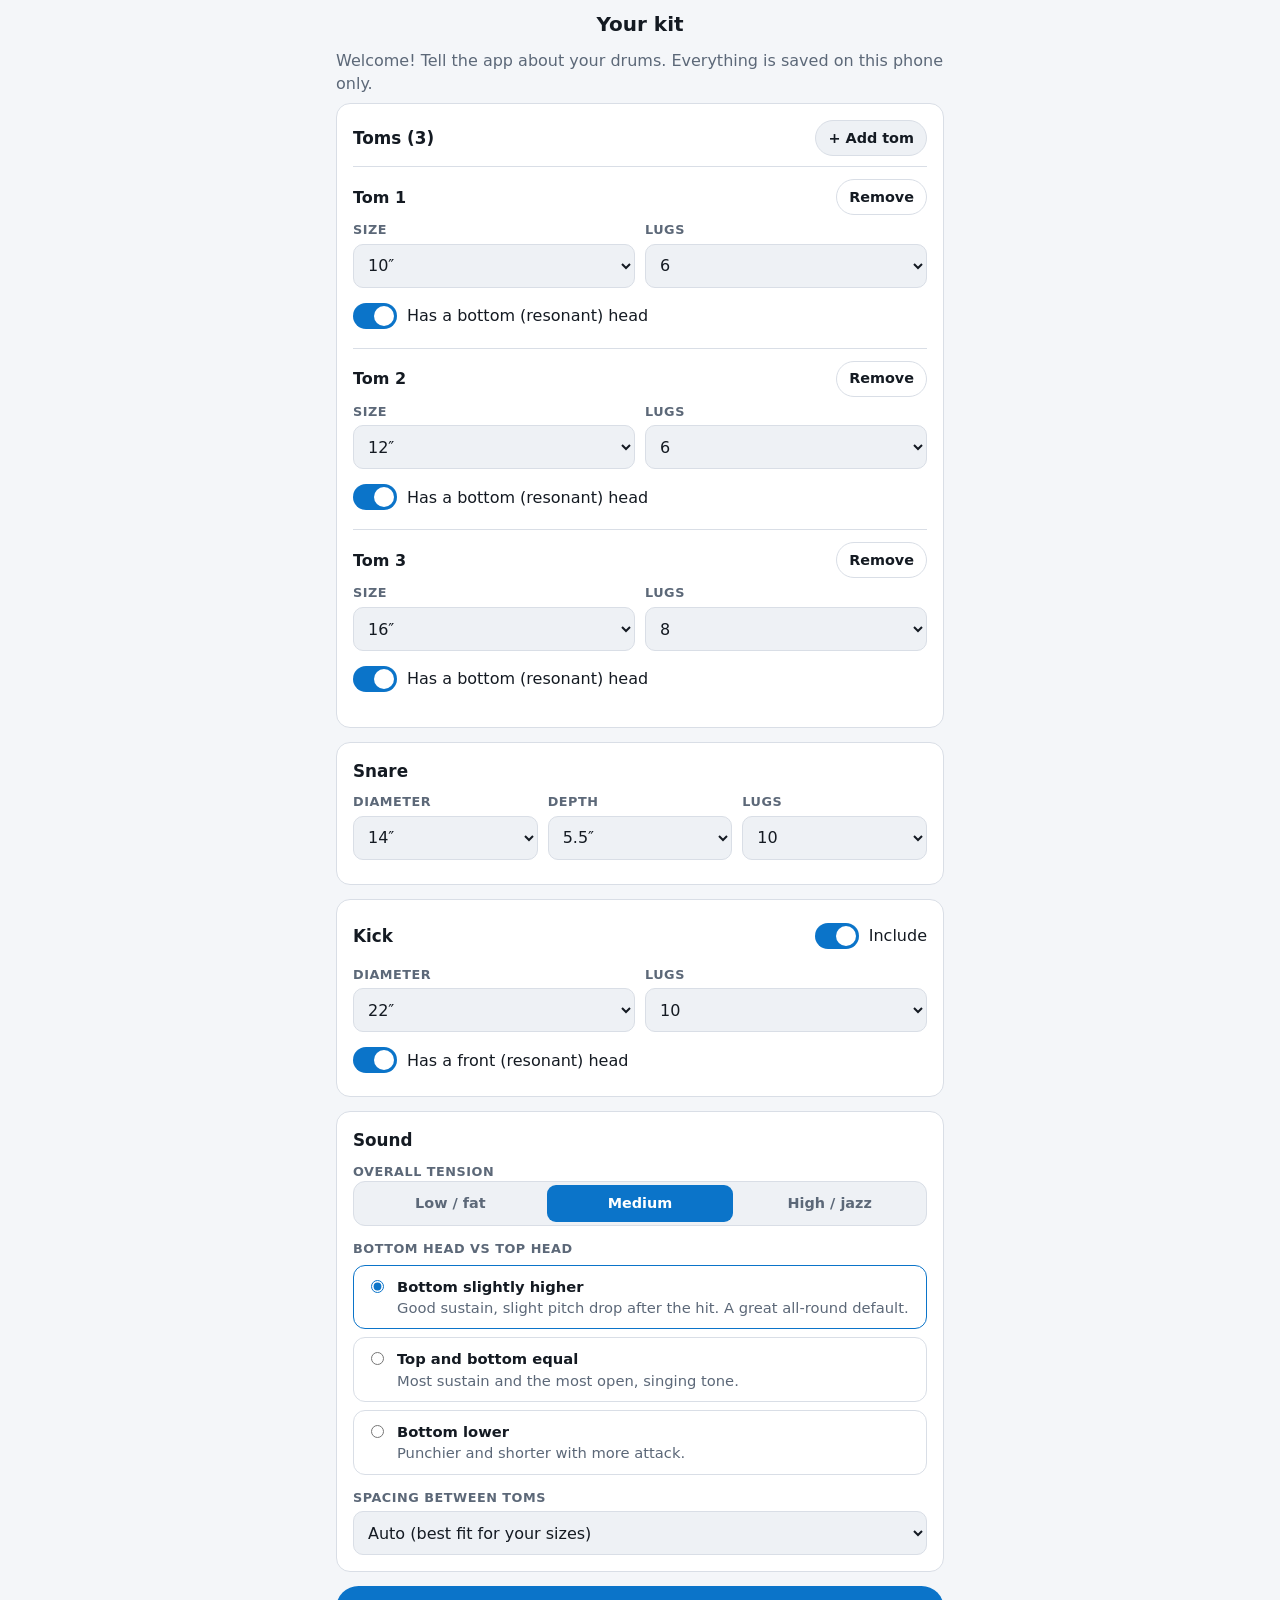
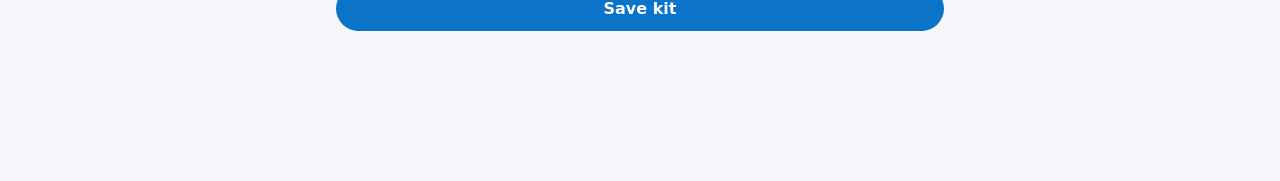
<file: app/index.html>
<!doctype html>
<html lang="en">
<head>
  <meta charset="utf-8">
  <!--
    SECURITY: Content-Security-Policy. GitHub Pages can't send custom HTTP
    headers, so the policy is set here. In short: only files from this site
    may load or run; no inline scripts/styles, no eval, no plugins, no
    network calls anywhere else, and Trusted Types blocks HTML injection.
  -->
  <meta http-equiv="Content-Security-Policy" content="default-src 'none'; script-src 'self'; style-src 'self'; img-src 'self'; connect-src 'self'; manifest-src 'self'; worker-src 'self'; media-src 'self'; font-src 'self'; base-uri 'none'; form-action 'none'; object-src 'none'; frame-src 'none'; require-trusted-types-for 'script'; trusted-types drum-tuner">
  <meta name="referrer" content="no-referrer">
  <meta name="viewport" content="width=device-width, initial-scale=1, viewport-fit=cover">
  <meta name="theme-color" content="#12151a">
  <meta name="description" content="Tune your drum kit with your phone's microphone.">
  <title>Drum Tuner</title>
  <link rel="manifest" href="manifest.webmanifest">
  <link rel="icon" href="icons/icon.svg" type="image/svg+xml">
  <link rel="apple-touch-icon" href="icons/icon-192.png">
  <link rel="stylesheet" href="css/app.css">
  <script type="module" src="js/app.js"></script>
</head>
<body>
  <main id="app" class="app">
    <p class="loading">Loading…</p>
  </main>
  <noscript><p class="app">This app needs JavaScript turned on.</p></noscript>
</body>
</html>
</file>
<file: app/css/app.css>
/* app.css — dark theme by default (practice rooms are often dim), with a
   light theme if your phone is set to light mode. */

:root {
  --bg: #12151a;
  --surface: #1b2028;
  --surface-2: #232a34;
  --line: #2f3844;
  --text: #e9edf2;
  --muted: #9aa5b4;
  --accent: #4fb3ff;
  --accent-ink: #06121d;
  --good: #3ccf7a;
  --ok: #f2c14e;
  --bad: #ff6b6b;
  --radius: 14px;
  color-scheme: dark;
}

@media (prefers-color-scheme: light) {
  :root {
    --bg: #f4f6f9;
    --surface: #ffffff;
    --surface-2: #eef1f5;
    --line: #d9dee6;
    --text: #141a22;
    --muted: #5c6878;
    --accent: #0b74c9;
    --accent-ink: #ffffff;
    --good: #138a48;
    --ok: #a86f00;
    --bad: #c62f2f;
    color-scheme: light;
  }
}

* { box-sizing: border-box; }

html, body {
  margin: 0;
  background: var(--bg);
  color: var(--text);
  font: 16px/1.45 system-ui, -apple-system, "Segoe UI", Roboto, sans-serif;
  -webkit-text-size-adjust: 100%;
}

.app {
  max-width: 640px;
  margin: 0 auto;
  padding: 0 16px calc(150px + env(safe-area-inset-bottom));
}

h1 { font-size: 1.25rem; margin: 0; }
h2 { font-size: 1.05rem; margin: 0 0 10px; }
p { margin: 0 0 8px; }
.muted { color: var(--muted); }
.small { font-size: 0.85rem; }
.hidden { display: none; }
.loading { padding: 40px 0; text-align: center; color: var(--muted); }
.warn { color: var(--bad); font-size: 0.9rem; margin-top: 6px; }
ul.plain { list-style: none; padding: 0; margin: 0; }

/* ---- top bar ---- */
.topbar {
  position: sticky; top: 0; z-index: 5;
  display: grid; grid-template-columns: 1fr auto 1fr; align-items: center; gap: 8px;
  padding: calc(10px + env(safe-area-inset-top)) 0 10px;
  background: var(--bg);
}
.topbar > :first-child { justify-self: start; }
.topbar > :last-child { justify-self: end; }
.topbar h1 { text-align: center; }
.topbar-home { display: flex; justify-content: space-between; }
.topbar-home h1 { text-align: left; }

/* ---- buttons ---- */
.btn {
  appearance: none; border: 1px solid var(--line); background: var(--surface-2);
  color: var(--text); border-radius: 999px; padding: 10px 16px; font: inherit;
  font-weight: 600; text-decoration: none; cursor: pointer; display: inline-flex;
  align-items: center; justify-content: center; gap: 6px; min-height: 44px;
}
.btn:disabled { opacity: 0.5; cursor: default; }
.btn-ghost { background: transparent; }
.btn-primary { background: var(--accent); color: var(--accent-ink); border-color: transparent; }
.btn-small { padding: 6px 12px; min-height: 36px; font-size: 0.9rem; }
.btn-block { width: 100%; }
.btn:focus-visible, select:focus-visible, input:focus-visible, .drum-card:focus-visible, .lug:focus-visible {
  outline: 3px solid var(--accent); outline-offset: 2px;
}

/* ---- home ---- */
.summary { display: flex; flex-wrap: wrap; gap: 6px; margin: 4px 0 14px; }
.chip {
  background: var(--surface-2); border: 1px solid var(--line); color: var(--muted);
  border-radius: 999px; padding: 3px 10px; font-size: 0.8rem;
}
.drum-list { display: grid; gap: 10px; }
.drum-card {
  display: grid; grid-template-columns: 1fr auto auto; align-items: center; gap: 12px;
  background: var(--surface); border: 1px solid var(--line); border-radius: var(--radius);
  padding: 14px 14px 14px 16px; color: inherit; text-decoration: none; min-height: 72px;
}
.drum-card:active { background: var(--surface-2); }
.drum-name { font-weight: 700; font-size: 1.05rem; }
.drum-meta { color: var(--muted); font-size: 0.85rem; }
.drum-card-target { text-align: right; }
.target-hz { font-weight: 700; font-variant-numeric: tabular-nums; }
.target-note { color: var(--muted); font-size: 0.8rem; }
.chev { color: var(--muted); font-size: 1.6rem; line-height: 1; }
.pill {
  display: inline-block; margin-top: 4px; font-size: 0.75rem; border-radius: 999px;
  padding: 1px 8px; border: 1px solid currentColor;
}
.tips { margin-top: 22px; color: var(--muted); }
.tips h2 { color: var(--text); }
.tips ol { padding-left: 20px; margin: 0 0 10px; }

/* ---- setup ---- */
.intro { color: var(--muted); }
.card {
  background: var(--surface); border: 1px solid var(--line); border-radius: var(--radius);
  padding: 16px; margin-bottom: 14px;
}
.card-head { display: flex; justify-content: space-between; align-items: center; gap: 8px; margin-bottom: 10px; }
.card-head h2 { margin: 0; }
.tom-row { border-top: 1px solid var(--line); padding: 12px 0; }
.tom-row:first-of-type { border-top: 0; padding-top: 0; }
.tom-row-head { display: flex; justify-content: space-between; align-items: center; margin-bottom: 6px; }
.row-fields { display: flex; flex-wrap: wrap; gap: 10px; margin-bottom: 8px; }
.field { display: flex; flex-direction: column; gap: 4px; flex: 1 1 110px; }
.field-label { font-size: 0.8rem; color: var(--muted); font-weight: 600; text-transform: uppercase; letter-spacing: 0.04em; }
.field-label.spaced { margin-top: 14px; }
select, .num-input {
  font: inherit; color: var(--text); background: var(--surface-2); border: 1px solid var(--line);
  border-radius: 10px; padding: 10px; min-height: 44px; width: 100%;
}
.num-input { width: 110px; }

.toggle { display: flex; align-items: center; gap: 10px; cursor: pointer; min-height: 40px; }
.toggle input { position: absolute; opacity: 0; width: 1px; height: 1px; }
.toggle-track {
  width: 44px; height: 26px; border-radius: 999px; background: var(--line); position: relative;
  flex: none; transition: background 0.15s;
}
.toggle-track::after {
  content: ""; position: absolute; top: 3px; left: 3px; width: 20px; height: 20px;
  border-radius: 50%; background: #fff; transition: transform 0.15s;
}
.toggle input:checked + .toggle-track { background: var(--accent); }
.toggle input:checked + .toggle-track::after { transform: translateX(18px); }
.toggle input:focus-visible + .toggle-track { outline: 3px solid var(--accent); outline-offset: 2px; }

.segmented { display: flex; background: var(--surface-2); border: 1px solid var(--line); border-radius: 12px; padding: 3px; gap: 3px; }
.seg { flex: 1; position: relative; }
.seg input { position: absolute; opacity: 0; inset: 0; }
.seg span {
  display: block; text-align: center; padding: 8px 4px; border-radius: 9px; font-size: 0.9rem;
  font-weight: 600; color: var(--muted); cursor: pointer;
}
.seg input:checked + span { background: var(--accent); color: var(--accent-ink); }
.seg input:focus-visible + span { outline: 3px solid var(--accent); outline-offset: 1px; }

.style-list { display: grid; gap: 8px; margin: 6px 0 14px; }
.style-option {
  display: flex; gap: 10px; align-items: flex-start; border: 1px solid var(--line);
  border-radius: 12px; padding: 10px 12px; cursor: pointer;
}
.style-option.selected { border-color: var(--accent); }
.style-option input { margin-top: 4px; accent-color: var(--accent); }
.style-text { display: flex; flex-direction: column; font-size: 0.92rem; }
.actions { display: grid; gap: 8px; margin-top: 6px; }

/* ---- tuning ---- */
.steps {
  display: flex; gap: 6px; overflow-x: auto; padding: 2px 0 10px; margin: 0 -16px; padding-left: 16px;
  padding-right: 16px; scrollbar-width: none;
}
.steps::-webkit-scrollbar { display: none; }
.step {
  flex: none; border: 1px solid var(--line); background: var(--surface); color: var(--muted);
  border-radius: 999px; padding: 6px 12px 6px 6px; font: inherit; font-size: 0.88rem; font-weight: 600;
  display: inline-flex; align-items: center; gap: 6px; cursor: pointer; min-height: 38px;
}
.step-num {
  width: 24px; height: 24px; border-radius: 50%; background: var(--surface-2);
  display: inline-grid; place-items: center; font-size: 0.8rem;
}
.step.done .step-num { background: var(--good); color: #06150c; }
.step.active { border-color: var(--accent); color: var(--text); }
.step.active .step-num { background: var(--accent); color: var(--accent-ink); }

.instructions {
  background: var(--surface); border: 1px solid var(--line); border-radius: var(--radius);
  padding: 12px 14px; font-size: 0.92rem; color: var(--muted);
}
.instructions p:last-child { margin: 0; }

.target-box { margin: 12px 0 4px; }
.target-line { display: flex; flex-wrap: wrap; align-items: baseline; gap: 8px; }
.target-big { font-size: 1.2rem; font-variant-numeric: tabular-nums; }
.target-line .btn { margin-left: auto; }
.target-actions { display: flex; flex-wrap: wrap; gap: 6px; margin-top: 6px; }
.target-edit { display: flex; flex-wrap: wrap; align-items: center; gap: 8px; margin-top: 8px; }

.readout { text-align: center; padding: 10px 0 6px; }
.big-hz { font-size: 3.4rem; font-weight: 800; line-height: 1.05; font-variant-numeric: tabular-nums; }
.big-hz small { font-size: 1.2rem; font-weight: 600; color: var(--muted); }
.note { color: var(--muted); font-size: 1.05rem; margin-top: 2px; }

.meter { position: relative; height: 34px; margin: 14px 4px 4px; }
.meter::before {
  content: ""; position: absolute; left: 0; right: 0; top: 15px; height: 4px;
  background: var(--line); border-radius: 2px;
}
.meter-zone { position: absolute; left: 45%; width: 10%; top: 9px; height: 16px; background: var(--good); opacity: 0.25; border-radius: 4px; }
.meter-center { position: absolute; left: 50%; top: 6px; width: 2px; height: 22px; background: var(--muted); transform: translateX(-1px); }
.meter-needle {
  position: absolute; top: 4px; width: 6px; height: 26px; border-radius: 3px;
  transform: translateX(-3px); background: var(--bad); transition: left 0.15s;
}
.meter-needle.good { background: var(--good); }
.meter-needle.ok { background: var(--ok); }
.meter-label { position: absolute; top: 22px; font-size: 0.7rem; color: var(--muted); }
.meter-label.left { left: 0; }
.meter-label.right { right: 0; }

.advice { margin-top: 8px; font-weight: 700; font-size: 1.05rem; }
.good { color: var(--good); }
.ok { color: var(--ok); }
.bad { color: var(--bad); }

.spectrum { display: block; width: 100%; height: 90px; margin: 8px 0; }

.detail { margin-top: 4px; font-size: 0.92rem; }
.history { margin: 6px 0; }
.hist {
  display: inline-block; background: var(--surface-2); border-radius: 6px; padding: 1px 6px;
  margin: 2px; font-variant-numeric: tabular-nums;
}

/* lug ring */
.lug-ring { width: min(260px, 70vw); height: auto; display: block; margin: 0 auto; }
.lug-ring .head { fill: var(--surface); stroke: var(--line); stroke-width: 3; }
.lug circle { fill: var(--surface-2); stroke: var(--line); stroke-width: 2; cursor: pointer; }
.lug text { fill: var(--text); font-size: 13px; font-weight: 700; pointer-events: none; }
.lug.measured circle { fill: var(--accent); stroke: var(--accent); }
.lug.measured text { fill: var(--accent-ink); }
.lug.good circle { fill: var(--good); stroke: var(--good); }
.lug.ok circle { fill: var(--ok); stroke: var(--ok); }
.lug.bad circle { fill: var(--bad); stroke: var(--bad); }
.lug.good text, .lug.ok text, .lug.bad text { fill: #10131a; }
.lug.active circle { stroke: var(--text); stroke-width: 4; }
.lug:focus { outline: none; }
.lug:focus-visible circle { stroke: var(--accent); stroke-width: 5; }
.tap-here { fill: var(--accent); opacity: 0.8; }
.ring-label { fill: var(--muted); font-size: 13px; }
.ring-label.strong { fill: var(--text); font-size: 17px; font-weight: 700; }

.lug-list { margin: 8px 0; }
.lug-row {
  display: grid; grid-template-columns: 64px 90px 1fr; gap: 6px; padding: 8px 6px;
  border-bottom: 1px solid var(--line); font-variant-numeric: tabular-nums; cursor: pointer;
}
.lug-row.active { background: var(--surface); border-radius: 8px; }
.lug-num { font-weight: 700; }
.lug-action { text-align: right; }
.row-buttons { display: flex; flex-wrap: wrap; gap: 10px; align-items: center; justify-content: space-between; margin-top: 8px; }

/* mic bar pinned to bottom */
.mic-bar {
  position: fixed; left: 0; right: 0; bottom: 0; z-index: 10;
  background: var(--surface); border-top: 1px solid var(--line);
  padding: 10px 16px calc(10px + env(safe-area-inset-bottom));
}
.mic-row { max-width: 608px; margin: 0 auto; display: flex; align-items: center; gap: 12px; }
.mic-row.small { margin-top: 6px; font-size: 0.82rem; justify-content: space-between; }
.mic-btn { flex: none; min-width: 170px; }
.mic-btn.listening { background: var(--bad); color: #fff; }
.level { flex: 1; height: 10px; background: var(--surface-2); border-radius: 5px; overflow: hidden; }
.level-fill { height: 100%; width: 0; background: var(--good); transition: width 0.05s linear; }
.mic-status { color: var(--muted); }
.mic-status.warn { margin: 0; }
.sens { display: flex; align-items: center; gap: 8px; }
.sens input { width: 110px; accent-color: var(--accent); }

@media (prefers-reduced-motion: reduce) {
  * { transition: none !important; }
}
</file>
